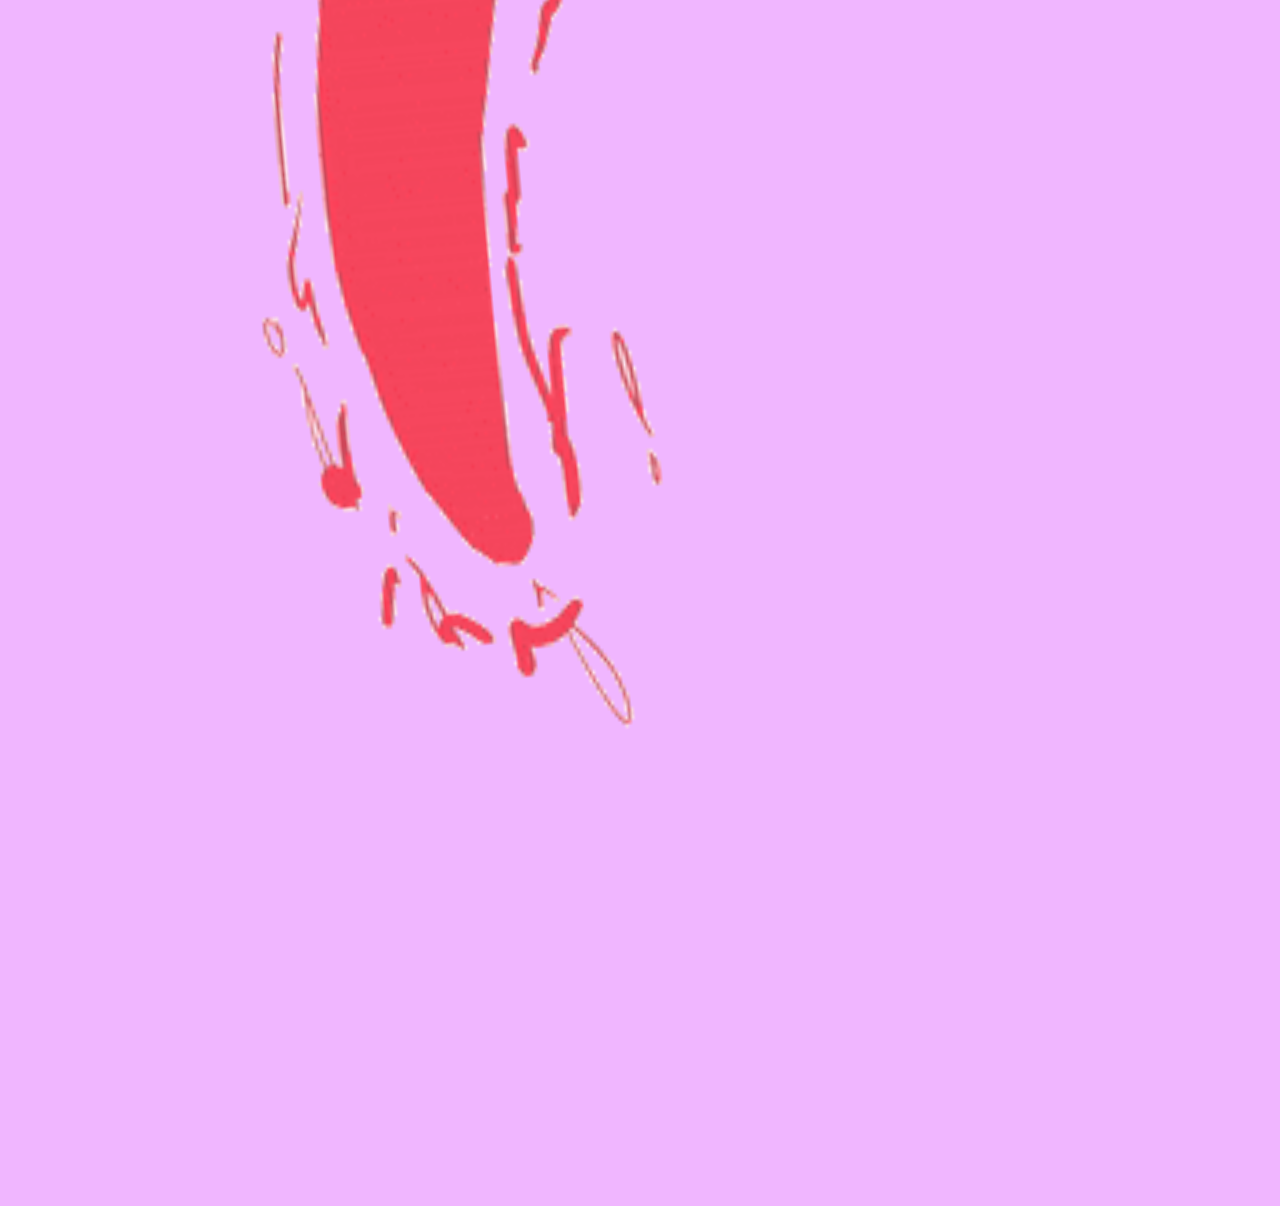
<file: index.html>
<!DOCTYPE html>
<html lang="en">
  <head>
    <meta charset="UTF-8" />
    <meta http-equiv="X-UA-Compatible" content="IE=edge" />
    <meta name="viewport" content="width=device-width, initial-scale=1.0" />
    <title>Twice Fanbase</title>
    <link rel="stylesheet" href="assets/css/home.css" />
    <link rel="stylesheet" href="assets/css/animation.css" />
    <link rel="stylesheet" href="assets/css/all-page.css" />
    <link
      rel="apple-touch-icon"
      sizes="180x180"
      href="assets/image/icon/favicon/apple-touch-icon.png"
    />
    <link
      rel="icon"
      type="image/png"
      sizes="32x32"
      href="assets/image/icon/favicon/favicon-32x32.png"
    />
    <link
      rel="icon"
      type="image/png"
      sizes="16x16"
      href="assets/image/icon/favicon/favicon-16x16.png"
    />
    <link rel="manifest" href="assets/image/icon/favicon/site.webmanifest" />
    <link
      rel="mask-icon"
      href="assets/image/icon/favicon/safari-pinned-tab.svg"
      color="#5bbad5"
    />
    <meta name="msapplication-TileColor" content="#da532c" />
    <meta name="theme-color" content="#ffffff" />
  </head>
  <body>
    <div class="splash-screen">
      <img src="assets/image/output-onlinegiftools.gif" alt="" />
    </div>
    <div class="background-icon"></div>
    <div class="content">
      <img src="assets/image/home/chaeyoung.jpg" />
      <img src="assets/image/home/sana.jpg" class="oval" />
      <img src="assets/image/home/tzuyu.jpg" class="oval" />
      <img src="assets/image/home/jihyo.jpg" />
      <img src="assets/image/home/nayeon.jpg" class="middle oval animation" />
      <img src="assets/image/home/dahyun.jpg" />
      <img src="assets/image/home/mina.jpg" class="oval" />
      <img src="assets/image/home/momo.jpg" class="oval" />
      <img src="assets/image/home/jeongyeon.jpg" />
      <img src="assets/image/home/banner.png" alt="" />
      <div class="footer">
        <a href="./member.html">
          <h1>Start Journey</h1>
        </a>
      </div>
    </div>
    <script src="assets/js/jquery-3.6.0.min.js"></script>
    <script src="assets/js/home.js"></script>
    <script src="assets/js/all-page.js"></script>

    <script>
      const bgname = ["concert-1.jpg", "concert-2.jpg", "concert-3.jpg"];
      function sliderBackground() {
        setInterval(() => {
          let rand = Math.floor(Math.random() * 3);
          console.log("hai");
          $("body").css("background-image", "");
          $("body").css(
            "background-image",
            `url('assets/image/${bgname[rand]}')`
          );
        }, 5000);
      }

      setTimeout(function () {
        $(".splash-screen").fadeToggle();
        // initBackgroundIcon();
        // initAnimationIconBack();
        sliderBackground();
      }, 3000);
    </script>
  </body>
</html>
</file>
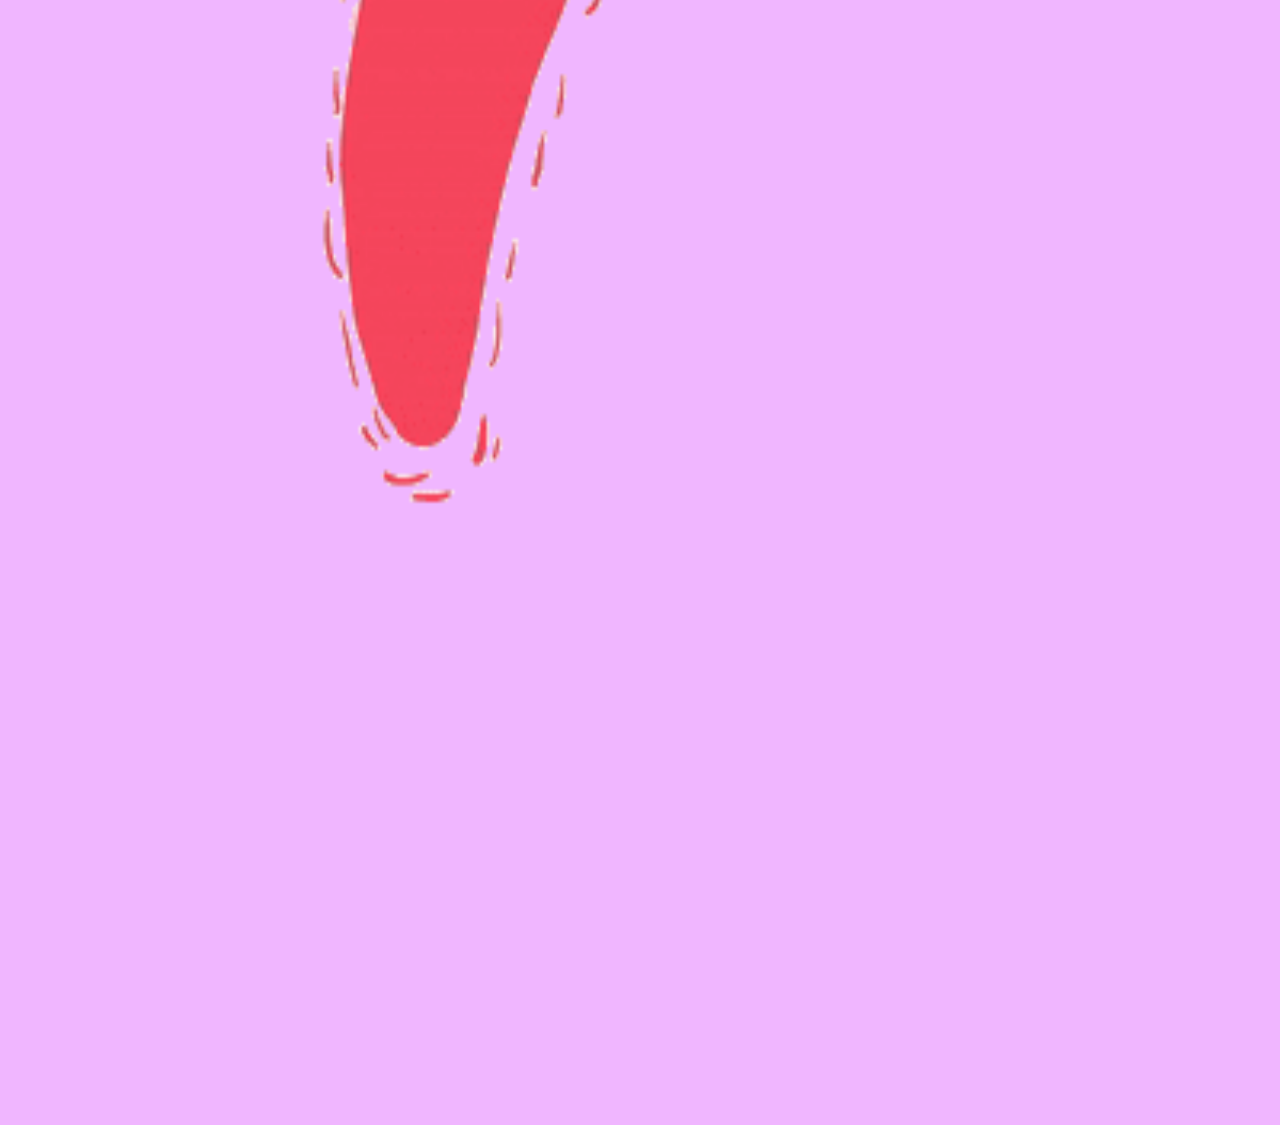
<file: about.html>
<!DOCTYPE html>
<html lang="en">
  <head>
    <meta charset="UTF-8" />
    <meta http-equiv="X-UA-Compatible" content="IE=edge" />
    <meta name="viewport" content="width=device-width, initial-scale=1.0" />
    <title>Twice Fanbase | About Page</title>
    <link rel="stylesheet" href="assets/css/all-page.css" />
    <link rel="stylesheet" href="assets/css/about.css" />
    <link rel="stylesheet" href="assets/css/animation.css" />
    <link
      rel="apple-touch-icon"
      sizes="180x180"
      href="assets/image/icon/favicon/apple-touch-icon.png"
    />
    <link
      rel="icon"
      type="image/png"
      sizes="32x32"
      href="assets/image/icon/favicon/favicon-32x32.png"
    />
    <link
      rel="icon"
      type="image/png"
      sizes="16x16"
      href="assets/image/icon/favicon/favicon-16x16.png"
    />
    <link rel="manifest" href="assets/image/icon/favicon/site.webmanifest" />
    <link
      rel="mask-icon"
      href="assets/image/icon/favicon/safari-pinned-tab.svg"
      color="#5bbad5"
    />
    <meta name="msapplication-TileColor" content="#da532c" />
    <meta name="theme-color" content="#ffffff" />
    <script src="assets/js/jquery-3.6.0.min.js"></script>
    <script src="assets/js/data.js"></script>
  </head>
  <body>
    <div class="splash-screen">
      <img src="assets/image/output-onlinegiftools.gif" alt="" />
    </div>
    <img
      src="assets/image/home/banner.png"
      alt=""
      class="banner animation middle-fast zoom"
    />
    <div class="background-icon"></div>
    <div class="container">
      <div class="content">
        <h1 class="header">Contributtors</h1>
        <div class="body">
          <div class="box">
            <img src="assets/image/profile/ray.jpg" alt="Ray Jonathan" />
            <h2>Ray Jonathan</h2>
            <h3>Contributing:</h3>
            <ul>
              <li>Coloring page</li>
              <li>Make History Page</li>
              <li>Font Selector</li>
              <li>Assets Maker</li>
            </ul>
          </div>
          <div class="box">
            <img
              src="assets/image/profile/nathan.jpg"
              alt="Nathanael Valentino Davis"
            />
            <h2>Nathanael Valentino Davis</h2>
            <h3>Contributing:</h3>
            <ul>
              <li>Templating Page</li>
              <li>Make Member Page</li>
              <li>Add Javascript On Animation</li>
              <li>CSS Animation</li>
            </ul>
          </div>
          <div class="box">
            <img src="assets/image/profile/shandy.jpg" alt="Shandy Christian" />
            <h2>Shandy Christian</h2>
            <h3>Contributing:</h3>
            <ul>
              <li>Make Music Layout Page</li>
              <li>Add Javascript Music</li>
            </ul>
          </div>
          <div class="box">
            <img src="assets/image/profile/bryan.jpg" alt="Bryan Imanuel" />
            <h2>Bryan Imanuel</h2>
            <h3>Contributing:</h3>
            <ul>
              <li>Make Forum Page</li>
              <li>Make Inner Forum Page</li>
            </ul>
          </div>
        </div>
      </div>
      <div class="nav">
        <li>
          <a href="./member.html">
            <img src="assets/image/icon/home.png" alt="" />
          </a>
        </li>
        <li>
          <a href="./music.html">
            <img src="assets/image/icon/music-player.png" alt=""
          /></a>
        </li>
        <li>
          <a href="./forum.html">
            <img src="assets/image/icon/forum.png" alt="" />
          </a>
        </li>
        <li>
          <a href="./history.html">
            <img src="assets/image/icon/history.png" alt="History Icon" />
          </a>
        </li>
        <li>
          <a href="#" class="active">
            <img src="assets/image/icon/about.png" alt="" />
          </a>
        </li>
      </div>
    </div>

    <script src="assets/js/all-page.js"></script>
    <script>
      $(document).ready(function () {
        setTimeout(function () {
          $(".splash-screen").fadeToggle();
          initBackgroundIcon();
          initAnimationIconBack();
          setWidthContainer();
        }, 3000);
      });
    </script>
  </body>
</html>
</file>
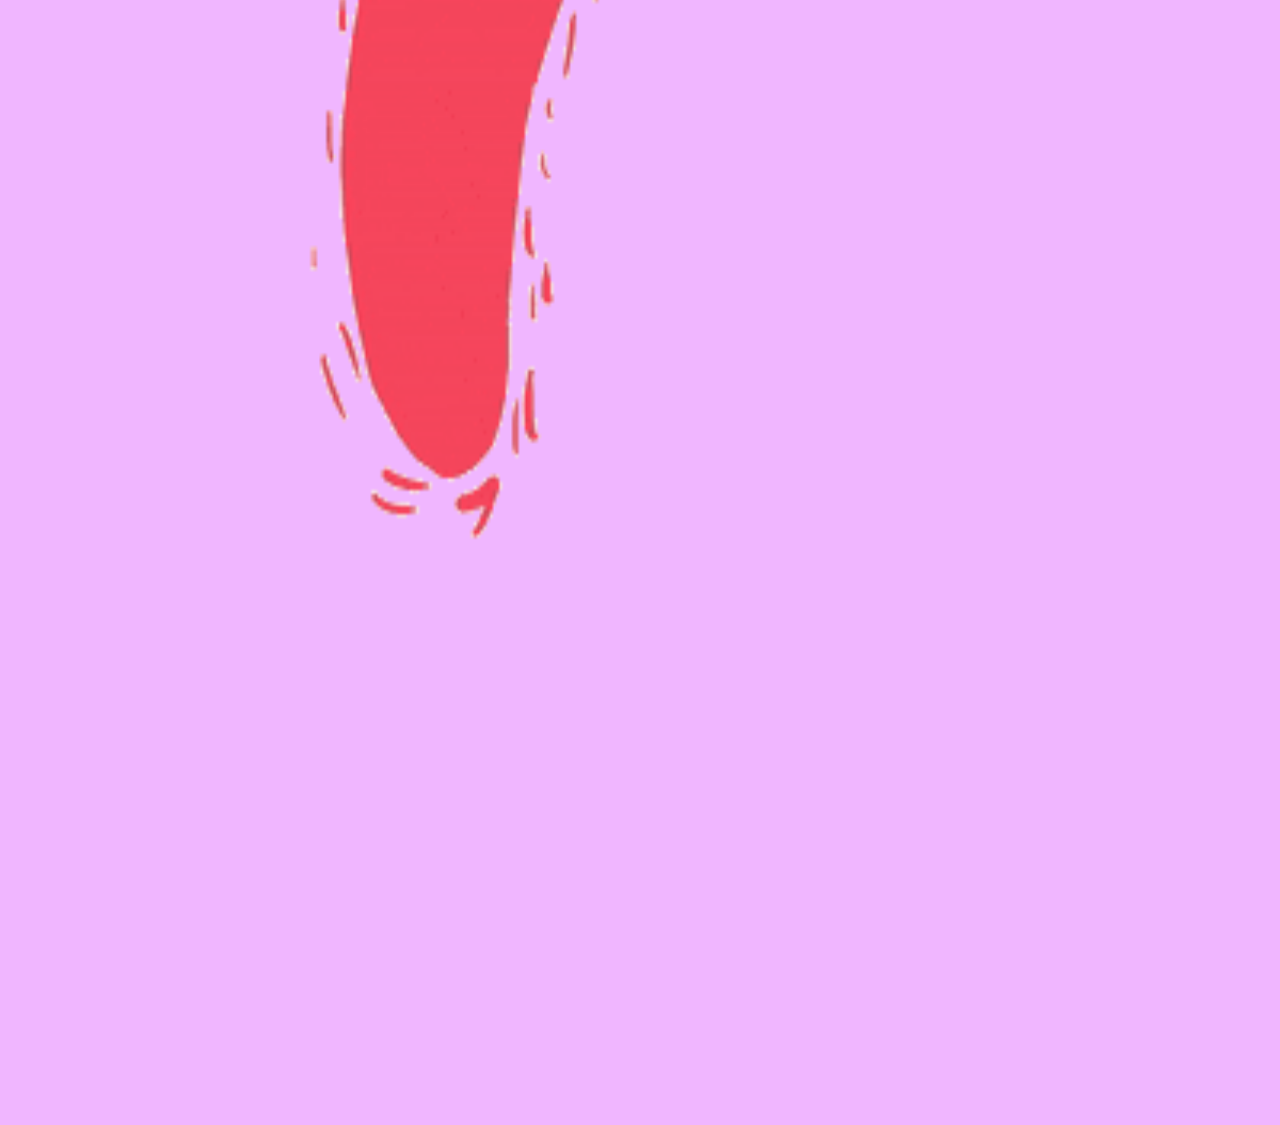
<file: forum-inner.html>
<!DOCTYPE html>
<html lang="en">
  <head>
    <meta charset="UTF-8" />
    <meta http-equiv="X-UA-Compatible" content="IE=edge" />
    <meta name="viewport" content="width=device-width, initial-scale=1.0" />
    <title>Twice Fanbase | Forum About</title>
    <link rel="stylesheet" href="assets/css/all-page.css" />
    <link rel="stylesheet" href="assets/css/inner-forum.css" />
    <link rel="stylesheet" href="assets/css/animation.css" />
    <link
      rel="apple-touch-icon"
      sizes="180x180"
      href="assets/image/icon/favicon/apple-touch-icon.png"
    />
    <link
      rel="icon"
      type="image/png"
      sizes="32x32"
      href="assets/image/icon/favicon/favicon-32x32.png"
    />
    <link
      rel="icon"
      type="image/png"
      sizes="16x16"
      href="assets/image/icon/favicon/favicon-16x16.png"
    />
    <link rel="manifest" href="assets/image/icon/favicon/site.webmanifest" />
    <link
      rel="mask-icon"
      href="assets/image/icon/favicon/safari-pinned-tab.svg"
      color="#5bbad5"
    />
    <meta name="msapplication-TileColor" content="#da532c" />
    <meta name="theme-color" content="#ffffff" />
    <script src="assets/js/data.js"></script>
  </head>
  <body>
    <div class="splash-screen">
      <img src="assets/image/output-onlinegiftools.gif" alt="" />
    </div>
    <img
      src="assets/image/home/banner.png"
      alt=""
      class="banner animation middle-fast zoom"
    />
    <div class="background-icon"></div>
    <div class="container">
      <div class="content">
        <div class="subforum">
          <div class="subforum-judul">
            <h1>&nbsp;New Songs</h1>
          </div>
          <div class="subforum-baris">
            <div class="subforum-icon subforum-kolom1">
              <i class="tw-logo centers"
                ><img src="assets/image/logoTwice.png"
              /></i>
              <p>
                Posted by: <b>Bryan I</b><br />
                Joined : Nov 1, 2021<br />
              </p>
            </div>
            <div class="subforum-kolom2">
              <h1><i>Nov 20, 2021</i></h1>
              <hr />
              <img src="assets/image/TWICEnew.jpg" />
              <p>
                TWICE akhirnya melakukan comeback dengan merilis album terbaru
                yang diberi judul “Formula Of Love: O+T= <3” pada Jumat
                (12/11/2021). Untuk full album ketiga mereka kali ini, TWICE
                memilih SCIENTIST untuk menjadi lagu utamanya.
              </p>
              <p>
                Album terbaru TWICE ini memiliki total 17 lagu, termasuk lagu
                dari sub unit yang dibagi menjadi tiga kelompok. Jihyo, Sana,
                dan Dahyun menyanyikan lagu PUSH & PULL, Jeongyeon, Mina, dan
                Tzuyu untuk lagu berjudul 1,3,2, sedangkan Nayeon, Momo, dan
                Chaeyoung membawakan lagu berjudul HELLO.
              </p>
              <p>
                TWICE juga memasukkan lagu berbahasa Inggris pertama mereka yang
                berjudul The Feels. Namun, untuk album ini lirik lagu The Feels
                dibawakan dengan lirik berbahasa Korea.
              </p>
            </div>
          </div>
          <div class="subforum-bawah center">
            <span>Not open for further replies.</span>
          </div>
        </div>
      </div>
      <div class="nav">
        <li>
          <a href="./member.html">
            <img src="assets/image/icon/home.png" alt="" />
          </a>
        </li>
        <li>
          <a href="./music.html">
            <img src="assets/image/icon/music-player.png" alt=""
          /></a>
        </li>
        <li>
          <a href="#" class="active">
            <img src="assets/image/icon/forum.png" alt="" />
          </a>
        </li>
        <li>
          <a href="./history.html">
            <img src="assets/image/icon/history.png" alt="History Icon" />
          </a>
        </li>
        <li>
          <a href="./about.html">
            <img src="assets/image/icon/about.png" alt="" />
          </a>
        </li>
      </div>
    </div>

    <script src="assets/js/all-page.js"></script>
    <script>
      $(document).ready(function () {
        setTimeout(function () {
          $(".splash-screen").fadeToggle();
          initBackgroundIcon();
          initAnimationIconBack();
          setWidthContainer();
        }, 3000);
      });
    </script>
  </body>
</html>
</file>
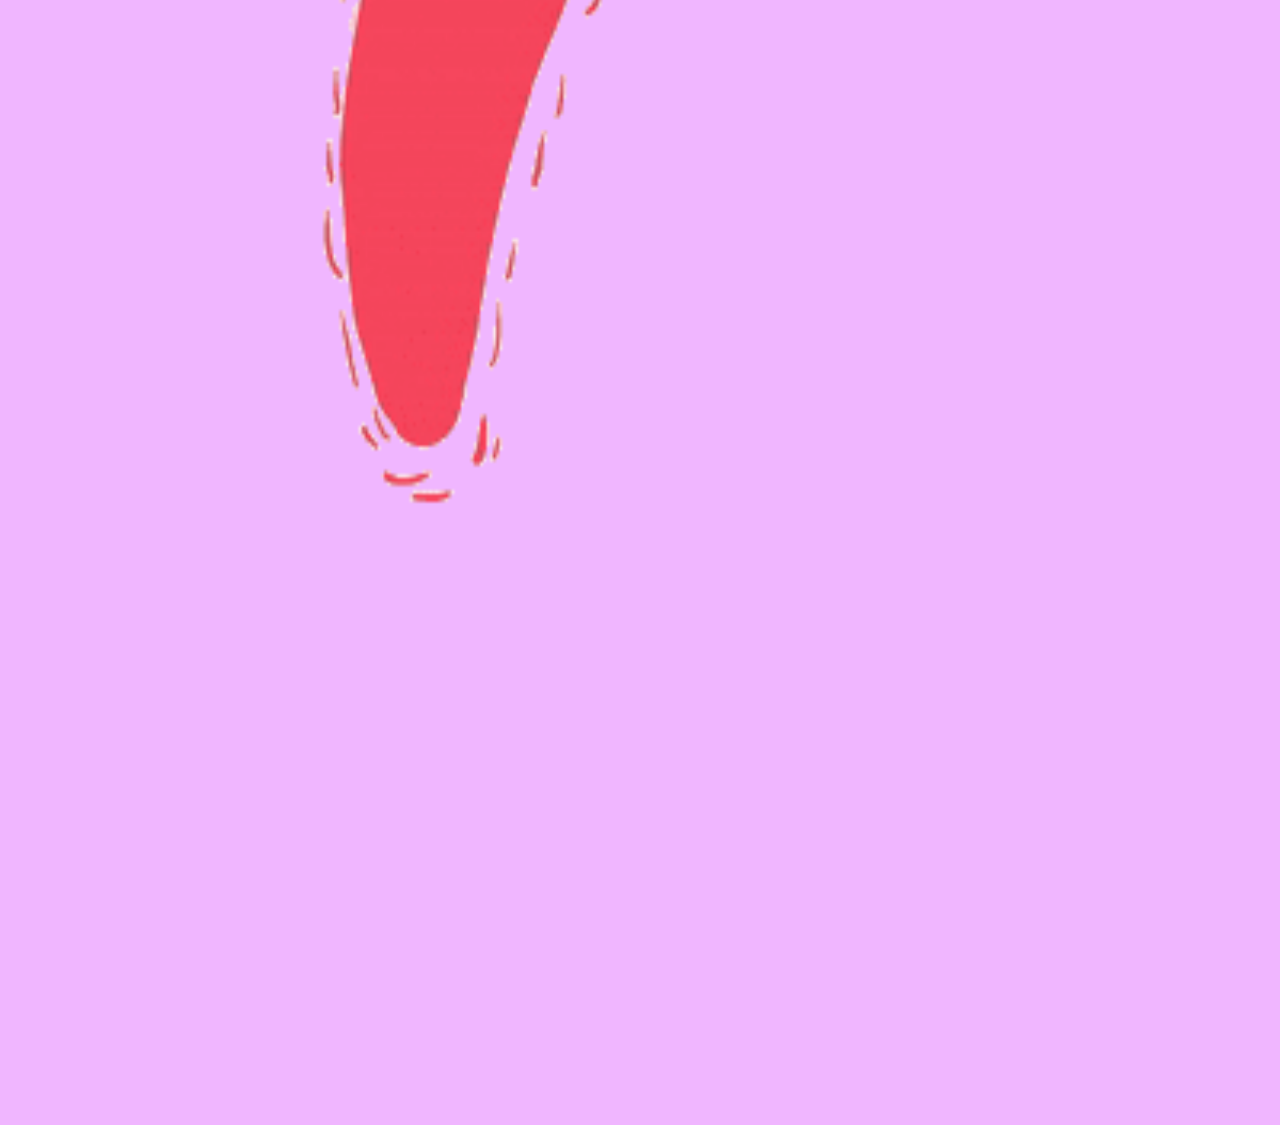
<file: forum.html>
<!DOCTYPE html>
<html lang="en">
  <head>
    <meta charset="UTF-8" />
    <meta http-equiv="X-UA-Compatible" content="IE=edge" />
    <meta name="viewport" content="width=device-width, initial-scale=1.0" />
    <title>Twice Fanbase | Forum Page</title>
    <link rel="stylesheet" href="assets/css/all-page.css" />
    <link rel="stylesheet" href="assets/css/forum.css" />
    <link rel="stylesheet" href="assets/css/animation.css" />
    <link
      rel="apple-touch-icon"
      sizes="180x180"
      href="assets/image/icon/favicon/apple-touch-icon.png"
    />
    <link
      rel="icon"
      type="image/png"
      sizes="32x32"
      href="assets/image/icon/favicon/favicon-32x32.png"
    />
    <link
      rel="icon"
      type="image/png"
      sizes="16x16"
      href="assets/image/icon/favicon/favicon-16x16.png"
    />
    <link rel="manifest" href="assets/image/icon/favicon/site.webmanifest" />
    <link
      rel="mask-icon"
      href="assets/image/icon/favicon/safari-pinned-tab.svg"
      color="#5bbad5"
    />
    <meta name="msapplication-TileColor" content="#da532c" />
    <meta name="theme-color" content="#ffffff" />
    <script src="assets/js/jquery-3.6.0.min.js"></script>
    <script src="assets/js/data.js"></script>
  </head>
  <body>
    <div class="splash-screen">
      <img src="assets/image/output-onlinegiftools.gif" alt="" />
    </div>
    <img
      src="assets/image/home/banner.png"
      alt=""
      class="banner animation middle-fast zoom"
    />
    <div class="background-icon"></div>
    <div class="container">
      <div class="content">
        <div class="subforum">
          <div class="subforum-judul">
            <h1>&nbsp;News</h1>
          </div>
          <div class="subforum-baris">
            <div class="subforum-icon subforum-kolom center">
              <img src="assets/image/logoTwice.png" />
            </div>
            <div class="subforum-desc subforum-kolom">
              <h1>
                <a href="./forum-inner.html"><i>New Songs</i></a>
              </h1>
              <p>Lagu baru yang dikeluarkan Twice</p>
            </div>
            <div class="subforum-stat subforum-kolom center">
              <span>20 post</span>
            </div>
            <div class="subforum-info subforum-kolom">
              <b><a href="./forum-inner.html">Last Post</a></b>
              <br />
              pada tanggal <small>-----</small>
            </div>
          </div>
          <!--Topik Kedua-->
          <div class="subforum-baris">
            <div class="subforum-icon subforum-kolom center">
              <img src="assets/image/logoTwice.png" />
            </div>
            <div class="subforum-desc subforum-kolom">
              <h1>
                <a href="./forum-inner-pending.html"><i>Pending Topic</i></a>
              </h1>
              <p>Topic Pending....</p>
            </div>
            <div class="subforum-stat subforum-kolom center">
              <span>20 post</span>
            </div>
            <div class="subforum-info subforum-kolom">
              <b><a href="">Last Post</a></b>
              <br />
              pada tanggal <small>-----</small>
            </div>
          </div>

          <!--Topik Ketiga-->
          <div class="subforum-judul">
            <h1>&nbsp;General Discussion</h1>
          </div>
          <div class="subforum-baris">
            <div class="subforum-icon subforum-kolom center">
              <img src="assets/image/logoTwice.png" />
            </div>
            <div class="subforum-desc subforum-kolom">
              <h1>
                <a href="./forum-inner.html"><i>New Songs</i></a>
              </h1>
              <p>Lagu baru yang dikeluarkan Twice</p>
            </div>
            <div class="subforum-stat subforum-kolom center">
              <span>20 post</span>
            </div>
            <div class="subforum-info subforum-kolom">
              <b><a href="">Last Post</a></b>
              <br />
              pada tanggal <small>-----</small>
            </div>
          </div>
          <!--Topik Keempat-->
          <div class="subforum-baris">
            <div class="subforum-icon subforum-kolom center">
              <img src="assets/image/logoTwice.png" />
            </div>
            <div class="subforum-desc subforum-kolom">
              <h1>
                <a href="./forum-inner.html"><i>New Songs</i></a>
              </h1>
              <p>Lagu baru yang dikeluarkan Twice</p>
            </div>
            <div class="subforum-stat subforum-kolom center">
              <span>20 post</span>
            </div>
            <div class="subforum-info subforum-kolom">
              <b><a href="">Last Post</a></b>
              <br />
              pada tanggal <small>-----</small>
            </div>
          </div>
          <!--Topik Kelima-->
          <div class="subforum-baris">
            <div class="subforum-icon subforum-kolom center">
              <img src="assets/image/logoTwice.png" />
            </div>
            <div class="subforum-desc subforum-kolom">
              <h1>
                <a href="./forum-inner.html"><i>New Songs</i></a>
              </h1>
              <p>Lagu baru yang dikeluarkan Twice</p>
            </div>
            <div class="subforum-stat subforum-kolom center">
              <span>20 post</span>
            </div>
            <div class="subforum-info subforum-kolom">
              <b><a href="">Last Post</a></b>
              <br />
              pada tanggal <small>-----</small>
            </div>
          </div>
          <!--Topik Keenam-->
          <div class="subforum-baris">
            <div class="subforum-icon subforum-kolom center">
              <img src="assets/image/logoTwice.png" />
            </div>
            <div class="subforum-desc subforum-kolom">
              <h1>
                <a href="./forum-inner.html"><i>New Songs</i></a>
              </h1>
              <p>Lagu baru yang dikeluarkan Twice</p>
            </div>
            <div class="subforum-stat subforum-kolom center">
              <span>20 post</span>
            </div>
            <div class="subforum-info subforum-kolom">
              <b><a href="">Last Post</a></b>
              <br />
              pada tanggal <small>-----</small>
            </div>
          </div>
          <!--Topik Ketujuh-->
          <div class="subforum-baris">
            <div class="subforum-icon subforum-kolom center">
              <img src="assets/image/logoTwice.png" />
            </div>
            <div class="subforum-desc subforum-kolom">
              <h1>
                <a href="./forum-inner.html"><i>New Songs</i></a>
              </h1>
              <p>Lagu baru yang dikeluarkan Twice</p>
            </div>
            <div class="subforum-stat subforum-kolom center">
              <span>20 post</span>
            </div>
            <div class="subforum-info subforum-kolom">
              <b><a href="">Last Post</a></b>
              <br />
              pada tanggal <small>-----</small>
            </div>
          </div>
        </div>
      </div>
      <div class="nav">
        <li>
          <a href="./member.html">
            <img src="assets/image/icon/home.png" alt="Home Icon" />
          </a>
        </li>
        <li>
          <a href="./music.html">
            <img src="assets/image/icon/music-player.png" alt="Player Icon"
          /></a>
        </li>
        <li class="active">
          <a href="#" class="active">
            <img src="assets/image/icon/forum.png" alt="Forum Icon" />
          </a>
        </li>
        <li>
          <a href="./history.html">
            <img src="assets/image/icon/history.png" alt="History Icon" />
          </a>
        </li>
        <li>
          <a href="./about.html">
            <img src="assets/image/icon/about.png" alt="About Icon" />
          </a>
        </li>
      </div>
    </div>

    <script src="assets/js/all-page.js"></script>
    <script>
      $(document).ready(function () {
        setTimeout(function () {
          $(".splash-screen").fadeToggle();
          initBackgroundIcon();
          initAnimationIconBack();
          setWidthContainer();
        }, 3000);
      });
    </script>
  </body>
</html>
</file>
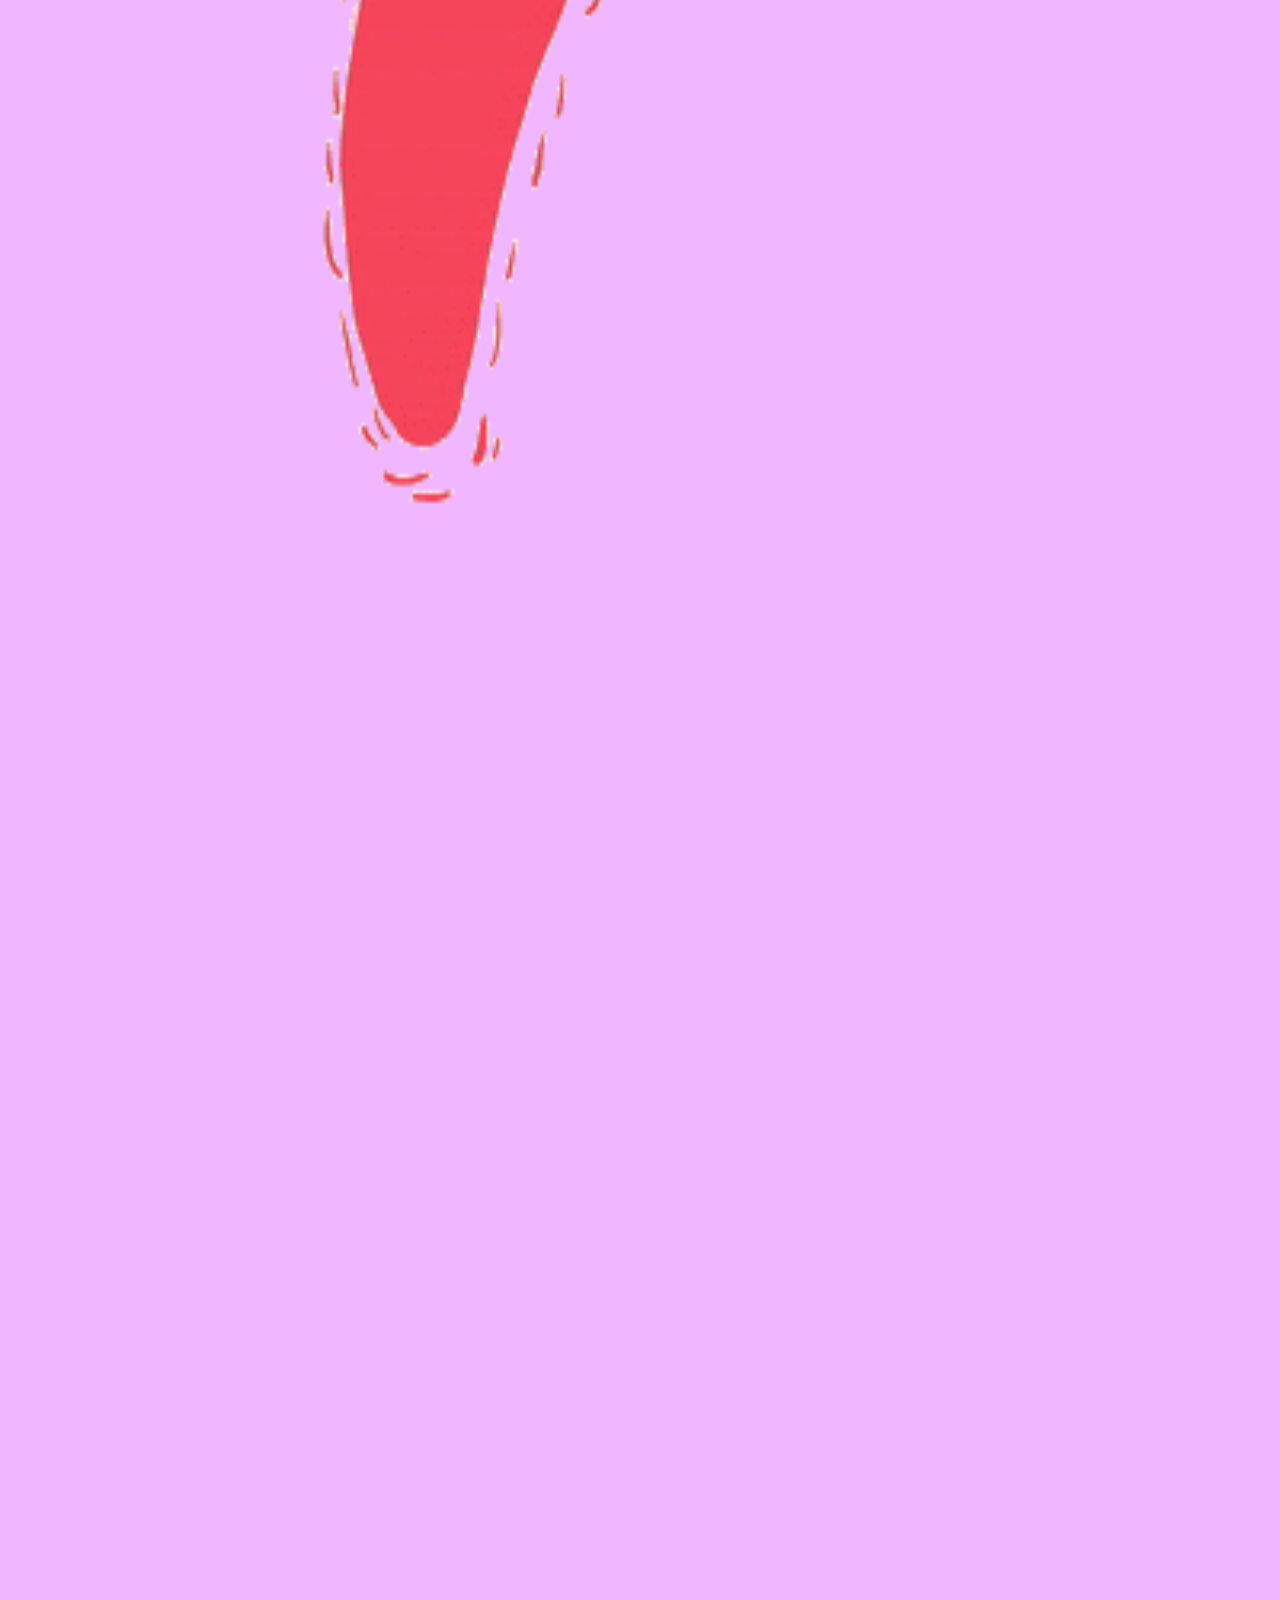
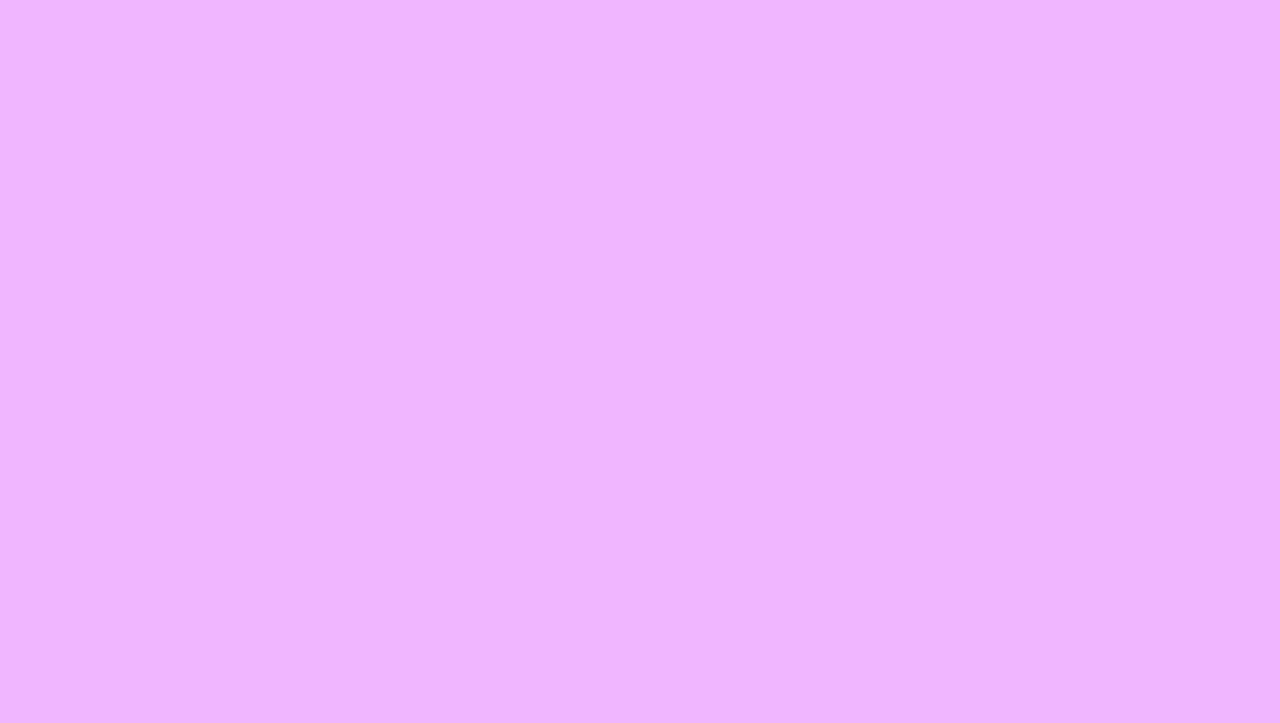
<file: history.html>
<!DOCTYPE html>
<html lang="en">
  <head>
    <meta charset="UTF-8" />
    <meta http-equiv="X-UA-Compatible" content="IE=edge" />
    <meta name="viewport" content="width=device-width, initial-scale=1.0" />
    <title>Twice Fanbase | History Page</title>
    <link rel="stylesheet" href="assets/css/all-page.css" />
    <link rel="stylesheet" href="assets/css/history.css" />
    <link rel="stylesheet" href="assets/css/animation.css" />
    <link
      rel="apple-touch-icon"
      sizes="180x180"
      href="assets/image/icon/favicon/apple-touch-icon.png"
    />
    <link
      rel="icon"
      type="image/png"
      sizes="32x32"
      href="assets/image/icon/favicon/favicon-32x32.png"
    />
    <link
      rel="icon"
      type="image/png"
      sizes="16x16"
      href="assets/image/icon/favicon/favicon-16x16.png"
    />
    <link rel="manifest" href="assets/image/icon/favicon/site.webmanifest" />
    <link
      rel="mask-icon"
      href="assets/image/icon/favicon/safari-pinned-tab.svg"
      color="#5bbad5"
    />
    <meta name="msapplication-TileColor" content="#da532c" />
    <meta name="theme-color" content="#ffffff" />
    <script src="assets/js/jquery-3.6.0.min.js"></script>
    <script src="assets/js/data.js"></script>
  </head>
  <body>
    <div class="splash-screen">
      <img src="assets/image/output-onlinegiftools.gif" alt="" />
    </div>
    <img
      src="assets/image/home/banner.png"
      alt=""
      class="banner animation middle-fast zoom"
    />
    <div class="background-icon"></div>
    <div class="container">
      <div class="content">
        <h2>Twice</h2>

        <hr />
        <p>
          Twice (Korean:트와이스 , Japanese :トゥワイス ), atau yang biasa
          disebut dengan TWICE, mereka adalah grup band asal Korea Selatan yang
          dibentuk oleh JYP Entertainment. Didalam grup tersebut terdapat
          Nayeon, Jeongyeon, Momo, Sana, Jihyo, Mina, Dahyun, Chaeyoung, and
          Tzuyu. kelompok band satu ini dapat terbentuk karena ada satu acara TV
          dikorea yang bernama "Sixteen" program ini merupakan ajang
          berkompetisi untuk mengamankan posisi di grup idola wanita, yaitu
          TWICE. mereka melakukan debut pertama mereka pada tanggal 20 Oktober
          2015.
        </p>
        <h3>History</h3>
        <hr />
        <p>
          Twice meraih ketenaran mereka pada tahun 2016 dengan lagu yang
          berjudul "Cheer Up" yang memuncaki peringkat pertama pada Gaon Digital
          Chart, dan menjadi single terlaris pada tahun tersebut, dan
          memenangkan "Song of the Year" pada acara penghargaan Melon Music
          Awards dan Mnet Asian Music Awards. Lagu mereka yang berikutnya adalah
          "TT", dari album mini ketiga bertajuk Twicecoaster: Lane 1, memuncaki
          tangga musik Gaon selama empat minggu berturut-turut. Album mini
          tersebut merupakan album grup idola wanita K-pop terlaris untuk tahun
          2016.Dalam kurun waktu 19 bulan setelah debut, Twice telah menjual
          lebih dari 1,2 juta kopi dari empat album mini dan satu album spesial
          mereka.Pada tahun 2019, mereka menjadi grup idola wanita Korea
          terlaris sepanjang sejarah. Per bulan Juli 2020, grup ini telah
          menjual lebih dari 9 juta album di Korea Selatan dan Jepang. Pada
          tahun 2020, Twice menandatangani kontrak bersama Republic Records
          untuk kepentingan promosi di Amerika Serikat—sebagai bagian dari kerja
          sama mereka dengan JYP Entertainment. Twice melangsungkan debut mereka
          di Jepang pada tanggal 28 Juni 2017 di bawah label Warner Music Japan,
          dengan perilisan album kompilasi mereka yang bertajuk #Twice. Album
          kompilasi tersebut menduduki posisi kedua pada tangga musik Oricon
          Albums Chart dengan penjualan minggu pertama terbaik di antara seluruh
          artis K-pop yang melakukan promosi di Jepang selama dua tahun
          terakhir.Pencapaian tersebut dilanjutkan dengan perilisan singel maxi
          orisinal berbahasa Jepang pertama karya Twice, yang berjudul "One More
          Time" pada bulan Oktober. Twice menjadi grup idola wanita Korea
          pertama yang mendapatkan sertifikasi platinum dari Recording Industry
          Association of Japan (RIAJ) untuk kategori album dan singel CD pada
          tahun yang sama.Twice menduduki posisi ketiga pada kategori Artis
          Terbaik dalam peringkat akhir tahun versi Billboard Japan untuk tahun
          2017.Mereka telah dijuluki sebagai "Nation's Girl Group" yang
          berikutnya,serta gerakan kunci pada koreografi mereka—khususnya pada
          lagu "Cheer Up", "TT" dan "Signal"—menjadi meme viral yang gerakannya
          banyak ditiru oleh para selebriti.
        </p>

        <h3>Timeline</h3>
        <hr />

        <div class="history-about">
          <ul class="history-title">
            <li class="active"><a href="#" class="dropbtn">2015</a></li>
            <li><a href="#" class="dropbtn">2016</a></li>
            <li><a href="#" class="dropbtn">2017</a></li>
            <li><a href="#" class="dropbtn">2018</a></li>
            <li><a href="#" class="dropbtn">2019</a></li>
            <li><a href="#" class="dropbtn">2020</a></li>
            <li><a href="#" class="dropbtn">2021</a></li>
          </ul>
          <ul class="dropdown-content active" id="2015">
            <li>20 Oct 2015 "The Story Begins"</li>
          </ul>
          <ul class="dropdown-content" id="2016">
            <li>April 25 2016 "Page Two"</li>
            <li>24 October 2016,"TWICEcoaster:Lane 1"</li>
          </ul>
          <ul class="dropdown-content" id="2017">
            <li>20 Februari 2017,"TWICEcoaster:Lane 2"</li>
            <li>15 May 2017, "Signal"</li>
            <li>28 June 2017, "#TWICE"</li>
            <li>18 October 2017,"One More Time"</li>
            <li>30 October 2017, "Twicetagram"</li>
            <li>11 December 2017, "Merry and Happy"</li>
          </ul>
          <ul class="dropdown-content" id="2018">
            <li>7 February 2018,"Candy Pop"</li>
            <li>9 April 2018, "What is Love"</li>
            <li>16 May 2018, "Wake Me Up"</li>
            <li>15 June 2018, "I Want You Back"</li>
            <li>9 July 2018,"Summer Nights"</li>
            <li>12 September 2018, "BDZ"</li>
            <li>22 October 2018, "Stay By My Side"</li>
            <li>5 November 2018, Yes or Yes</li>
            <li>12 December 2017, "The Year of Yes"</li>
            <li>26 December 2018, BDZ -Repackage-</li>
          </ul>
          <ul class="dropdown-content" id="2019">
            <li>6 March 2019,"#TWICE2"</li>
            <li>22 April 2019, "Fancy You"</li>
            <li>17 July 2019, "Happy Happy"</li>
            <li>17 July 2019, "Breakthrough"</li>
            <li>23 September 2019, "Feel Special"</li>
            <li>18 October 2019, "&TWICE"</li>
          </ul>
          <ul class="dropdown-content" id="2020">
            <li>5 February 2020, &TWICE -repackage-</li>
            <li>1 June 2020, "More and More"</li>
            <li>8 July 2020, "Fanfare"</li>
            <li>16 September 2020, #TWICE3</li>
            <li>26 Oktober 2020, "Eyes Wide Open"</li>
            <li>18 November 2020, "Better"</li>
            <li>30 November 2020, "I Cant Stop Me"</li>
            <li>18 December 2020, "Cry For Me"</li>
          </ul>
          <ul class="dropdown-content" id="2021">
            <li>12 May 2021, "Kura Kura</li>
            <li>11 June 2021, "Taste of Love</li>
            <li>28 July 2021, "Perfect World"</li>
            <li>1 October 2021, "The Feels"</li>
          </ul>
        </div>
        <h3>Member</h3>
        <hr />
        <h4>Nayeon (나연) – vocalist, dancer</h4>
        <h4>Jeongyeon (정연) – vocalist</h4>
        <h4>Momo (모모) – dancer, vocalist, rapper</h4>
        <h4>Sana (사나) – vocalist</h4>
        <h4>Jihyo (지효) – leader, vocalist</h4>
        <h4>Mina (미나) – dancer, vocalist</h4>
        <h4>Dahyun (다현) – rapper, vocalist</h4>
        <h4>Chaeyoung (채영) – rapper, vocalist</h4>
        <h4>Tzuyu (쯔위) – dancer, vocalist</h4>
        <div class="fact">
          <div class="logoAndInfo">
            <h2 style="text-align: center; background-color: antiquewhite">
              Twice
            </h2>
            <div class="logo">
              <img src="assets/image/logo.png" style="width: 200px" />
            </div>
            <div class="info header">
              <h4>Group Information</h4>
            </div>
            <div class="info">
              <p>
                <b>Location :</b>
                <img src="assets/image/icon/korea.png" width="20px" /> Korea
              </p>
              <p><b>Labels : </b> K-pop , J-pop, bubblegum, popdance, popEDM</p>
              <p><b>Years active : </b>2015 - Now</p>
              <p><b>Labels : </b> JYP - Warner Japan - Republic</p>
              <hr />

              <p><b>Members</b> Nayeon (나연) – vocalist, dancer</p>
              <div class="membersTwiceRight">
                <p>Jeongyeon (정연) – vocalist</p>
                <p>Momo (모모) – dancer, vocalist, rapper</p>
                <p>Sana (사나) – vocalist</p>
                <p>Jihyo (지효) – leader, vocalist</p>
                <p>Mina (미나) – dancer, vocalist</p>
                <p>Dahyun (다현) – rapper, vocalist</p>
                <p>Chaeyoung (채영) – rapper, vocalist</p>
                <p>Tzuyu (쯔위) – dancer, vocalist</p>
              </div>
            </div>

            <div class="info header">
              <p>Links</p>
            </div>

            <ul class="menu">
              <li class="facebook">
                <a href="https://web.facebook.com/JYPETWICE?_rdc=1&_rdr"></a>
              </li>
              <li class="twitter">
                <a
                  href="https://twitter.com/JYPETWICE?ref_src=twsrc%5Egoogle%7Ctwcamp%5Eserp%7Ctwgr%5Eauthor"
                ></a>
              </li>
              <li class="youtube">
                <a
                  href="https://www.youtube.com/channel/UCzgxx_DM2Dcb9Y1spb9mUJA"
                ></a>
              </li>
            </ul>
          </div>
        </div>
      </div>
      <div class="nav">
        <li>
          <a href="./member.html">
            <img src="assets/image/icon/home.png" alt="Home Icon" />
          </a>
        </li>
        <li>
          <a href="./music.html">
            <img src="assets/image/icon/music-player.png" alt="Player Icon"
          /></a>
        </li>
        <li>
          <a href="./forum.html">
            <img src="assets/image/icon/forum.png" alt="Forum Icon" />
          </a>
        </li>
        <li class="active">
          <a href="#" class="active">
            <img src="assets/image/icon/history.png" alt="History Page" />
          </a>
        </li>
        <li>
          <a href="./about.html">
            <img src="assets/image/icon/about.png" alt="About Icon" />
          </a>
        </li>
      </div>
    </div>

    <script src="assets/js/all-page.js"></script>
    <script>
      $(document).ready(function () {
        setTimeout(function () {
          $(".splash-screen").fadeToggle();
          initBackgroundIcon();
          initAnimationIconBack();
          setWidthContainer();

          $(".dropbtn").click(function () {
            let idClicked = $(this).html();
            $(".dropbtn").parent("li").removeClass("active");
            $(".dropdown-content").removeClass("active");
            $(this).parent("li").addClass("active");
            $(`#${idClicked}`).addClass("active");
          });
        }, 3000);
      });
    </script>
  </body>
</html>
</file>
<file: assets/css/home.css>
body {
  margin: 0;
  background-color: #f0b6ff;
  overflow: hidden;
}

.content {
  width: 100%;
  height: 100%;
}

img {
  width: 18%;
  position: absolute;
}

img:nth-child(1) {
  clip-path: polygon(
    0 20%,
    30% 0,
    45% 0,
    100% 10%,
    100% 50%,
    40% 100%,
    20% 100%,
    0 70%
  );
  transform: rotate(-5deg);
}

img:nth-child(2) {
  left: 20%;
}

img:nth-child(3) {
  right: 22%;
}

img:nth-child(4) {
  right: 0%;
  clip-path: polygon(
    0% 15%,
    10% 5%,
    40% 0,
    100% 8%,
    100% 85%,
    70% 100%,
    65% 100%,
    0 50%
  );
  transform: rotate(3deg);
}

img:nth-child(6) {
  clip-path: polygon(0% 10%, 20% 0, 26% 0, 100% 32%, 100% 85%, 90% 100%, 0 93%);
  bottom: 0;
  left: 0;
}

img:nth-child(7) {
  bottom: 0;
  left: 22%;
}
img:nth-child(8) {
  bottom: 0;
  right: 20%;
}

img:nth-child(9) {
  bottom: 0;
  right: 0%;
  transform: scaleX(-1);
  width: 19%;
  height: 53%;
  clip-path: polygon(
    0 25%,
    38% 0,
    60% 0,
    100% 50%,
    100% 90%,
    90% 100%,
    29% 100%,
    0 95%
  );
}

img:nth-child(10) {
  left: 36%;
  bottom: 16%;
  width: 29%;
  z-index: 10;
}

.middle {
  left: 39.5%;
  top: 15%;
  z-index: 2;
  width: 19%;
  transform: translateZ(10px);
}

.oval {
  clip-path: ellipse(50% 50% at 50% 50%);
}

.footer {
  position: absolute;
  width: 100%;
  justify-content: center;
  display: flex;
  bottom: 20px;
}

.footer a {
  text-decoration: none;
  color: rgb(100, 100, 100);
}
</file>
<file: assets/css/animation.css>
/* 
* Guys ini animation sebelum makenya tambahin class animation ke setiap element/tag di html
* truss kalau mau tambah bilang jangan ditambah sendiri supaya strukturnya rapih
* tambahin kelas animtaion dulu baru nama animation / attribute animationnya kaya delay dan iteration count
*/

.animation {
  animation-duration: 1s;
  -webkit-animation-duration: 1s;
  animation-timing-function: linear;
}

.animation.start {
  animation-play-state: running;
}

.animation.infinite {
  animation-iteration-count: infinite;
  -webkit-animation-iteration-count: infinite;
  animation-fill-mode: both;
}

.animation.delay-2s {
  -webkit-animation-delay: 2s;
  animation-delay: 2s;
}

.animation.middle-fast {
  animation-duration: 0.7s;
  -webkit-animation-duration: 0.7s;
}

.animation.middle-slow {
  animation-duration: 2s;
  -webkit-animation-duration: 2s;
}

.animation.slow {
  animation-duration: 4s;
  -webkit-animation-duration: 4s;
}

.animation.supper-slow {
  animation-duration: 6s;
  -webkit-animation-duration: 6s;
}

.animation.zoom {
  animation-name: zoom;
}

.animation.float {
  animation-name: float;
}

.animation.fadeing {
  animation-name: fadeing;
}

.animation.fade-slide-left {
  animation-name: fadeSlideLeft;
}

.animation.fade-slide-right {
  animation-name: fadeSlideRight;
}

.animation.fade-slide-down {
  animation-name: fadeSlideDown;
}

.animation.fade-slide-up {
  animation-name: fadeSlideUp;
}

@keyframes zoom {
  0% {
    opacity: 0;
    transform: scale3d(0.1, 0.1, 0.1);
    width: 1%;
  }
  60% {
    opacity: 1;
  }
}

@keyframes float {
  0% {
    transform: translateY(0px);
  }
  50% {
    transform: translateY(-10px);
  }
  100% {
    transform: translateY(0px);
  }
}

@keyframes fadeing {
  0% {
    opacity: 0;
  }
  100% {
    opacity: 1;
  }
}

@keyframes fadeSlideLeft {
  0% {
    opacity: 0;
    /* translate 3d (x,y,t) */
    transform: translate3d(-100%, 0, 0);
  }
  100% {
    opacity: 1;
  }
}

@keyframes fadeSlideRight {
  0% {
    opacity: 0;
    transform: translate3d(100%, 0, 0);
  }
  100% {
    opacity: 1;
  }
}

@keyframes fadeSlideDown {
  0% {
    opacity: 0%;
    transform: translate3d(0, -100%, 0);
  }
  100% {
    opacity: 100%;
  }
}

@keyframes fadeSlideUp {
  0% {
    opacity: 0%;
    transform: translate3d(0, 100%, 0);
  }
  100% {
    opacity: 100%;
  }
}
</file>
<file: assets/css/all-page.css>
@import url("https://fonts.googleapis.com/css2?family=Shippori+Antique&display=swap");

body {
  margin: 0;
  background-color: #f0b6ff;
  overflow: hidden;
  transition: all 0.5s;
  background-size: cover;
  background-repeat: no-repeat;
  font-family: "Shippori Antique", sans-serif;
  font-size: 0.9em;
}

.splash-screen {
  width: 100%;
  height: 100vh;
  background-color: #f0b6ff;
  position: absolute;
  z-index: 1000;
  display: flex;
  justify-content: center;
  align-items: center;
  top: 0;
}

.splash-screen img {
  width: 150%;
  height: 150%;
}

.container {
  margin: 24px auto;
  background-color: rgba(178, 221, 201, 0.95);
  border: 3px solid black;
  box-sizing: border-box;
  display: flex;
}

.container div {
  margin: 1%;
}

.container .fact::-webkit-scrollbar-track,
.container .content::-webkit-scrollbar-track {
  background: transparent;
}

.container .fact::-webkit-scrollbar,
.container .content::-webkit-scrollbar {
  width: 5px;
  max-height: 20px;
}

.container .fact::-webkit-scrollbar-corner,
.container .content::-webkit-scrollbar-corner {
  background-color: transparent;
}

.container .fact::-webkit-scrollbar-thumb,
.container .content::-webkit-scrollbar-thumb {
  border-radius: 10px;
  background-color: rgba(136, 136, 136, 0.905);
}

.container .nav {
  flex: 1;
  display: flex;
  flex-direction: column;
  flex-wrap: wrap;
  justify-content: space-around;
  align-items: center;
}

.nav li a {
  background-color: black;
  border-radius: 50%;
  opacity: 0.5;
  width: 80px;
  height: 80px;
  display: flex;
  justify-content: center;
  align-items: center;
  transition: all 0.5s;
}

.container .nav > li {
  list-style: none;
}

.container .nav li:hover {
  cursor: pointer;
}

.container .nav li img {
  width: 35px;
  height: 35px;
}

.container .nav li a.active {
  opacity: 1;
}

.banner {
  position: absolute;
  width: 20%;
  transform: rotate(15deg);
  left: -1%;
  bottom: 4%;
}

.background-icon {
  position: absolute;
  top: -150px;
  left: -150px;
  z-index: -999;
}

.background-icon {
  position: absolute;
  top: -150px;
  left: -50px;
  z-index: -999;
}

.background-icon > img {
  position: absolute;
  width: 200px;
  animation-duration: 20s;
  animation-iteration-count: infinite;
  animation-name: rotating;
}

@keyframes rotating {
  from {
    transform: rotate(0);
  }
  to {
    transform: rotate(360deg);
  }
}

@media screen and (max-width: 960px) {
  .nav li a {
    width: 65px;
    height: 65px;
  }

  body {
    font-size: 0.8em;
  }

  .banner {
    position: absolute;
    width: 22%;
    transform: rotate(15deg);
    left: -1%;
    bottom: 2%;
  }
}

@media screen and (max-width: 480px) {
  .nav li a {
    width: 45px;
    height: 45px;
  }

  body {
    font-size: 0.7em;
  }

  .banner {
    position: absolute;
    width: 35%;
    transform: rotate(15deg);
    left: -1%;
    bottom: 2%;
  }

  .splash-screen img {
    width: 130%;
    height: 100%;
  }
}
</file>
<file: assets/css/about.css>
.container .content {
  flex: 10;
  overflow-x: scroll;
  overflow-y: scroll;
}

.content h1 {
  text-align: center;
}

.content .box img {
  width: 200px;
  height: 200px;
  border-radius: 50%;
}

.content .body {
  display: flex;
  flex-wrap: wrap;
  justify-content: space-around;
  text-align: center;
}

.content .body h3,
li {
  text-align: start;
}

.content .body .box {
  flex: 5;
}

@media screen and (max-width: 688px) {
  .body-cards .box {
    width: 69%;
  }

  .header {
    display: flex;
    flex-direction: column;
  }

  .header .link-category {
    margin-top: 20px;
  }

  /* .container .nav > li {
    padding: 10px;
    margin: 25px 0;
  } */

  .container .nav li img {
    width: 35px;
    height: 35px;
  }
}

@media screen and (max-width: 490px) {
  .body-cards .box {
    width: 90%;
  }

  .container {
    flex-direction: column;
  }

  .container .nav {
    flex: 1;
    flex-direction: row;
    flex-wrap: nowrap;
    justify-content: space-around;
  }

  .container .nav li a {
    background-color: black;
    border-radius: 15%;
  }

  .container .nav li img {
    width: 35px;
    height: 35px;
  }
}
</file>
<file: assets/css/inner-forum.css>
.container .content {
  flex: 10;
  overflow-x: scroll;
  overflow-y: scroll;
}

a {
  color: rgb(200, 37, 37);
  font-weight: bolder;
  text-decoration: none;
}

p {
  font-size: 14px;
}

h1 {
  font-size: 16px;
  font-weight: bolder;
}

.subforum-kolom2 img {
  width: 30%;
}

.subforum {
  margin-top: 20px;
}

.subforum-judul {
  background-color: #f5ccff;
  padding: 5px;
  border-radius: 5px;
  margin-bottom: 5px;
}

.subforum-baris {
  display: flex;
}

.subforum-kolom1 {
  padding: 10px;
  border-radius: 5px;
  background-color: #f5ccff;
  border-right: 2px solid #f0b6ff;
  flex: 2;
}

.subforum-kolom2 {
  padding: 5px;
  padding-left: 10px;
  border-radius: 5px;
  flex: 10;
  background-color: #f5ccff;
}

.subforum-bawah {
  padding: 10px;
  margin-top: 5px;
  text-align: left;
  border-radius: 5px;
  background-color: #f5ccff;
  border-left: 5px solid red;
}

.center {
  display: flex;
  justify-content: center;
  align-items: center;
}

.centers {
  display: flex;
  justify-content: center;
  align-items: center;
}

.subforum-icon {
  font-size: 20px;
}

.tw-logo img {
  width: 50%;
}

a:hover {
  color: rgb(27, 204, 27);
}

.subforum-kolom2 img {
  border-radius: 5px;
}

@media screen and (max-width: 688px) {
  .container .nav li a {
    margin: 25px 0;
  }

  .container .nav li img {
    width: 35px;
    height: 35px;
  }
}

@media screen and (max-width: 490px) {
  .container {
    flex-direction: column;
  }

  .container .nav {
    flex: 1;
    flex-direction: row;
    flex-wrap: nowrap;
    justify-content: space-around;
  }

  .container .nav li a {
    border-radius: 15%;
  }

  .container .nav li img {
    width: 35px;
    height: 35px;
  }
}
</file>
<file: assets/css/forum.css>
.container .content {
  flex: 10;
  overflow-x: scroll;
  overflow-y: scroll;
}

a {
  color: rgb(200, 37, 37);
  font-weight: bolder;
  text-decoration: none;
}

h1 {
  font-size: 16px;
  font-weight: bolder;
}

.subforum {
  margin-top: 20px;
}

.subforum-judul {
  background-color: #f5ccff;
  padding: 5px;
  border-radius: 5px;
  width: 98%;
  margin: 5px;
}

.subforum-baris {
  display: grid;
  grid-template-columns: 8% 60% 13% 20%;
}

.subforum-kolom {
  padding: 10px;
  margin: 5px;
  border-radius: 5px;
  background-color: #f5ccff;
}

.center {
  display: flex;
  justify-content: center;
  align-items: center;
}

.subforum-icon img {
  font-size: 20px;
  width: 110%;
  height: 90%;
}

a:hover {
  color: rgb(27, 204, 27);
}

@media screen and (max-width: 688px) {
  .body-cards .box {
    width: 69%;
  }

  .header {
    display: flex;
    flex-direction: column;
  }

  .header .link-category {
    margin-top: 20px;
  }

  .container .nav li a {
    margin: 25px 0;
  }

  .container .nav li img {
    width: 35px;
    height: 35px;
  }
}

@media screen and (max-width: 490px) {
  .body-cards .box {
    width: 90%;
  }

  .container {
    flex-direction: column;
  }

  .container .nav {
    flex: 1;
    flex-direction: row;
    flex-wrap: nowrap;
    justify-content: space-around;
  }

  .container .nav li a {
    border-radius: 15%;
  }

  .container .nav li img {
    width: 35px;
    height: 35px;
  }
}
</file>
<file: assets/css/history.css>
.container .content {
  flex: 10;
  overflow-x: scroll;
  overflow-y: scroll;
}

/*Ray Jo*/

.history-title {
  background-color: beige;
  display: flex;
  justify-content: space-around;
  align-items: center;
  padding: 0;
  border: 1px solid black;
}

.history-title li {
  list-style-type: none;
  height: 30px;
}

.history-title li a {
  text-decoration: none;
  color: black;
  font-size: large;
}

.history-title li a:hover {
  background-color: rgb(255, 250, 180);
}

.history-title .active {
  background-color: rgb(255, 227, 175);
}

.dropdown-content {
  display: none;
}

.dropdown-content.active {
  display: block;
}

.history-about {
  background-color: beige;
  padding: 20px;
}

.logoAndInfo {
  background-color: #f1f1f1;
  margin: 0px;
}

.logo {
  border: 1px solid;
}

.info {
  border: 1px solid;
}

.info.header {
  text-align: center;
  background-color: beige;
}

.membersTwiceRight {
  padding-left: 64px;
}

.facebook a {
  background: url("../image/social.jpg")-0px -3px;
}

.twitter a {
  background: url("../image/social.jpg")-64px -3px;
}

.youtube a {
  background: url("../image/social.jpg")-510px -3px;
}

.facebook a:hover {
  background: url("../image/social.jpg")-0px -66px;
}

.twitter a:hover {
  background: url("../image/social.jpg")-64px -66px;
}

.youtube a:hover {
  background: url("../image/social.jpg")-510px -66px;
}

.menu {
  text-align: center;
}

ul.menu li a {
  height: 50px;
  line-height: 50px;
  width: 75px;
  background-color: green;
  display: inline-block;
  margin: 20px;
}

ul.menu li {
  display: inline-block;
}

@media screen and (max-width: 688px) {
  .body-cards .box {
    width: 69%;
  }

  .header {
    display: flex;
    flex-direction: column;
  }

  .header .link-category {
    margin-top: 20px;
  }
  /* 
  .container .nav > li {
    padding: 10px;
    margin: 25px 0;
  } */

  .container .nav li img {
    width: 35px;
    height: 35px;
  }
}

@media screen and (max-width: 490px) {
  .body-cards .box {
    width: 90%;
  }

  .container {
    flex-direction: column;
  }

  .container .nav {
    flex: 1;
    flex-direction: row;
    flex-wrap: nowrap;
    justify-content: space-around;
  }

  .container .nav li a {
    border-radius: 15%;
  }

  .container .nav li img {
    width: 35px;
    height: 35px;
  }
}
</file>
